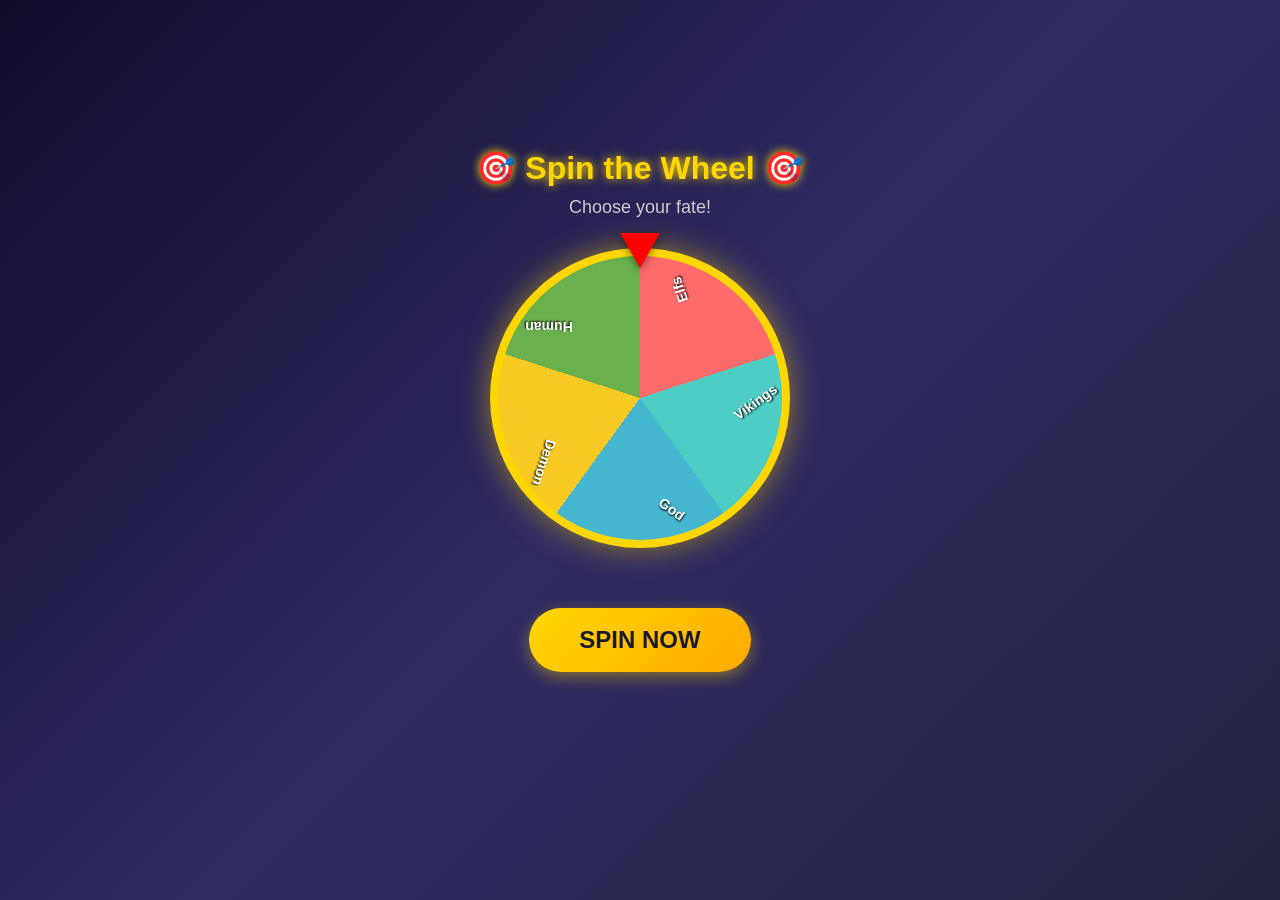
<file: index.html>
<!DOCTYPE html>
<html lang="en">
<head>
    <meta charset="UTF-8">
    <meta name="viewport" content="width=device-width, initial-scale=1.0">
    <title>Spin the Wheel - Choose Your Fate</title>
    <link rel="stylesheet" href="style.css">
</head>
<body>
    <div class="container">
        <h1>🎯 Spin the Wheel 🎯</h1>
        <p>Choose your fate!</p>
        
        <div class="wheel-container">
            <div class="wheel" id="wheel">
                <div class="segment">God</div>
                <div class="segment">Demon</div>
                <div class="segment">Human</div>
                <div class="segment">Elfs</div>
                <div class="segment">Vikings</div>
            </div>
            <div class="arrow"></div>
        </div>
        
        <button id="spinBtn" onclick="spinWheel()">SPIN NOW</button>
        <p id="result"></p>
    </div>
    
    <script src="script.js"></script>
</body>
</html>
</file>
<file: style.css>
* {
    margin: 0;
    padding: 0;
    box-sizing: border-box;
}

body {
    font-family: Arial, sans-serif;
    background: linear-gradient(135deg, #0f0c29, #302b63, #24243e);
    display: flex;
    justify-content: center;
    align-items: center;
    min-height: 100vh;
    color: white;
}

.container {
    text-align: center;
    padding: 20px;
}

h1 {
    font-size: 32px;
    margin-bottom: 10px;
    color: #ffd700;
    text-shadow: 0 0 10px #ffd700;
}

p {
    font-size: 18px;
    margin-bottom: 20px;
    color: #ccc;
}

.wheel-container {
    position: relative;
    width: 300px;
    height: 300px;
    margin: 30px auto;
}

.wheel {
    width: 100%;
    height: 100%;
    border-radius: 50%;
    background: conic-gradient(
        #ff6b6b 0deg 72deg,
        #4ecdc4 72deg 144deg,
        #45b7d1 144deg 216deg,
        #f9ca24 216deg 288deg,
        #6ab04c 288deg 360deg
    );
    transition: transform 5s cubic-bezier(0.17, 0.67, 0.12, 0.99);
    border: 8px solid #ffd700;
    box-shadow: 0 0 30px rgba(255, 215, 0, 0.5);
    position: relative;
    overflow: hidden;
}

.segment {
    position: absolute;
    width: 50%;
    height: 50%;
    left: 50%;
    top: 50%;
    transform-origin: 0% 0%;
    display: flex;
    justify-content: center;
    align-items: center;
    font-size: 14px;
    font-weight: bold;
    color: white;
    text-shadow: 1px 1px 2px black;
}

.segment:nth-child(1) { transform: rotate(36deg) translate(20px); }
.segment:nth-child(2) { transform: rotate(108deg) translate(20px); }
.segment:nth-child(3) { transform: rotate(180deg) translate(20px); }
.segment:nth-child(4) { transform: rotate(252deg) translate(20px); }
.segment:nth-child(5) { transform: rotate(324deg) translate(20px); }

.arrow {
    position: absolute;
    top: -15px;
    left: 50%;
    transform: translateX(-50%);
    width: 0;
    height: 0;
    border-left: 20px solid transparent;
    border-right: 20px solid transparent;
    border-top: 35px solid #ff0000;
    z-index: 10;
    filter: drop-shadow(0 2px 4px rgba(0,0,0,0.5));
}

button {
    padding: 18px 50px;
    font-size: 24px;
    font-weight: bold;
    background: linear-gradient(135deg, #ffd700, #ffaa00);
    color: #1a1a2e;
    border: none;
    border-radius: 50px;
    cursor: pointer;
    margin-top: 30px;
    box-shadow: 0 5px 15px rgba(255, 215, 0, 0.4);
    transition: transform 0.2s;
}

button:active {
    transform: scale(0.95);
}

button:disabled {
    background: #555;
    color: #888;
    cursor: not-allowed;
    box-shadow: none;
}

#result {
    font-size: 28px;
    font-weight: bold;
    margin-top: 20px;
    color: #ffd700;
    text-shadow: 0 0 15px #ffd700;
    min-height: 40px;
}
</file>
